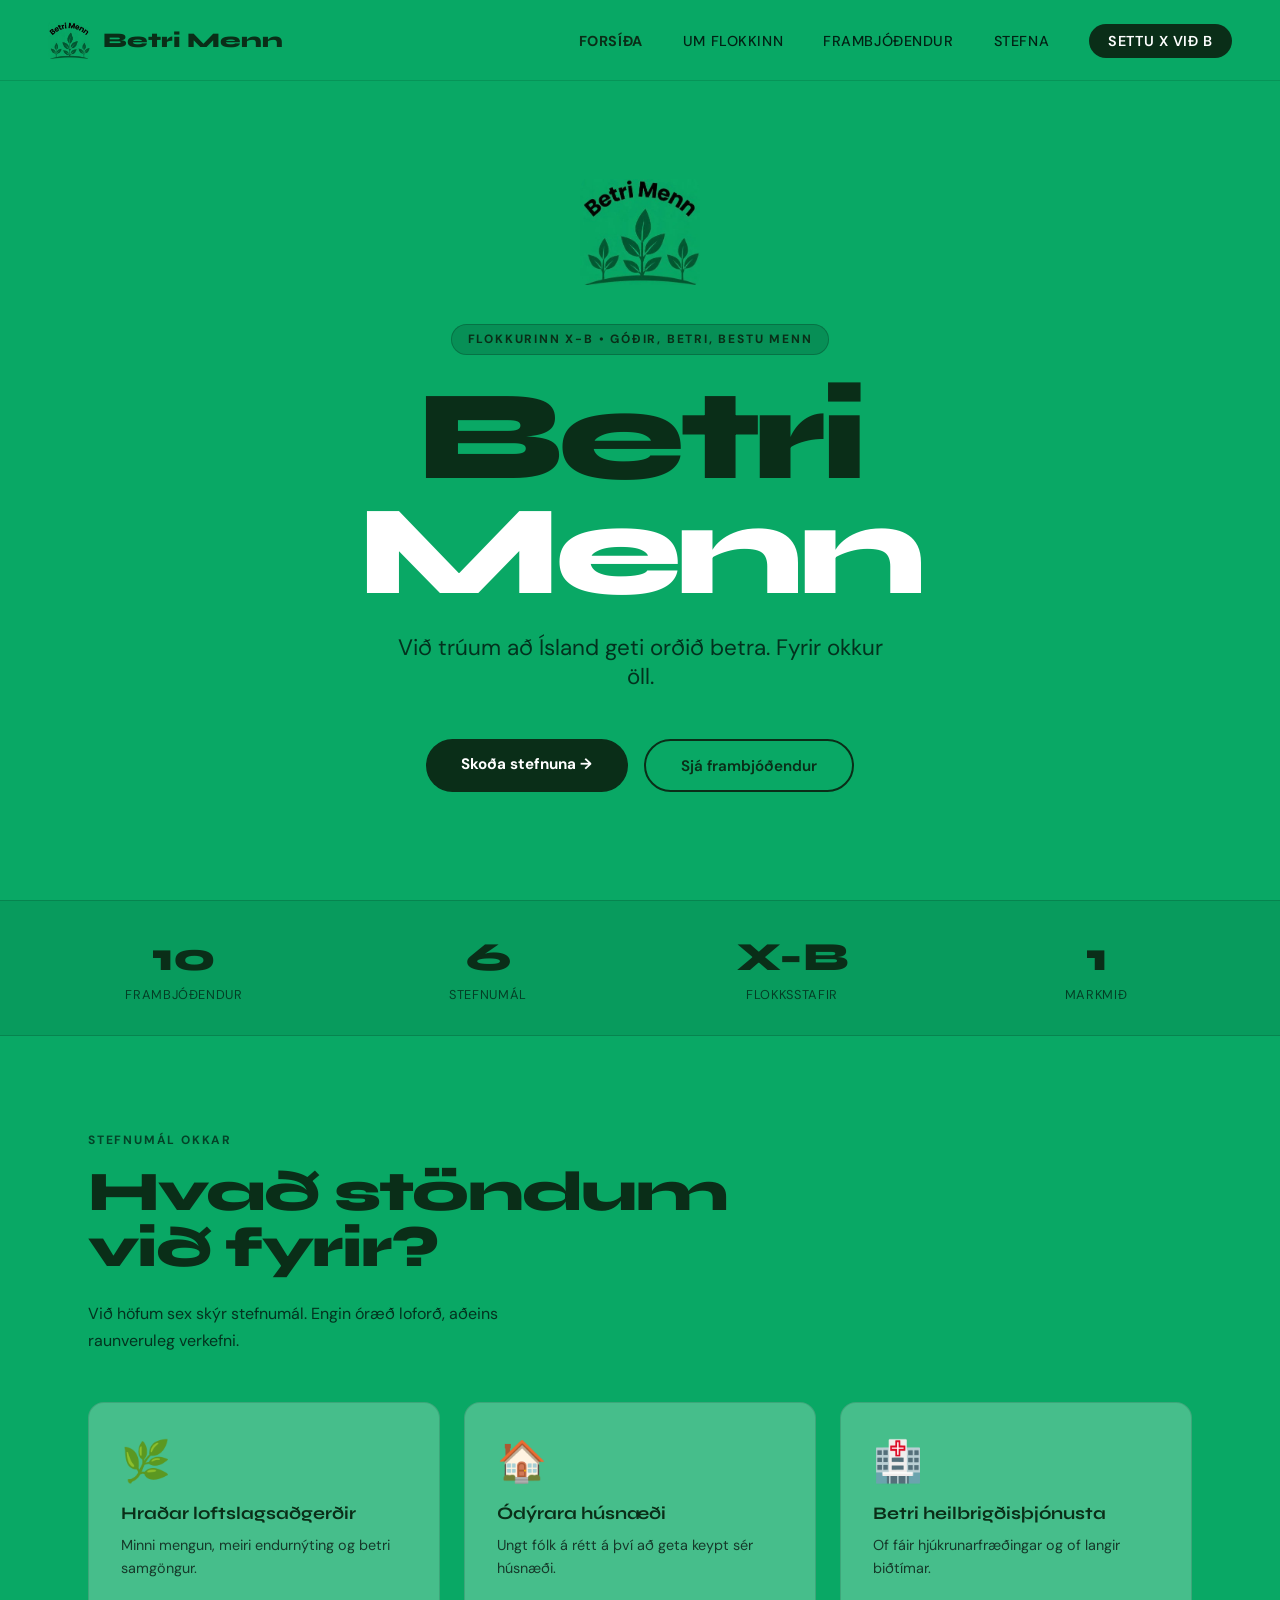
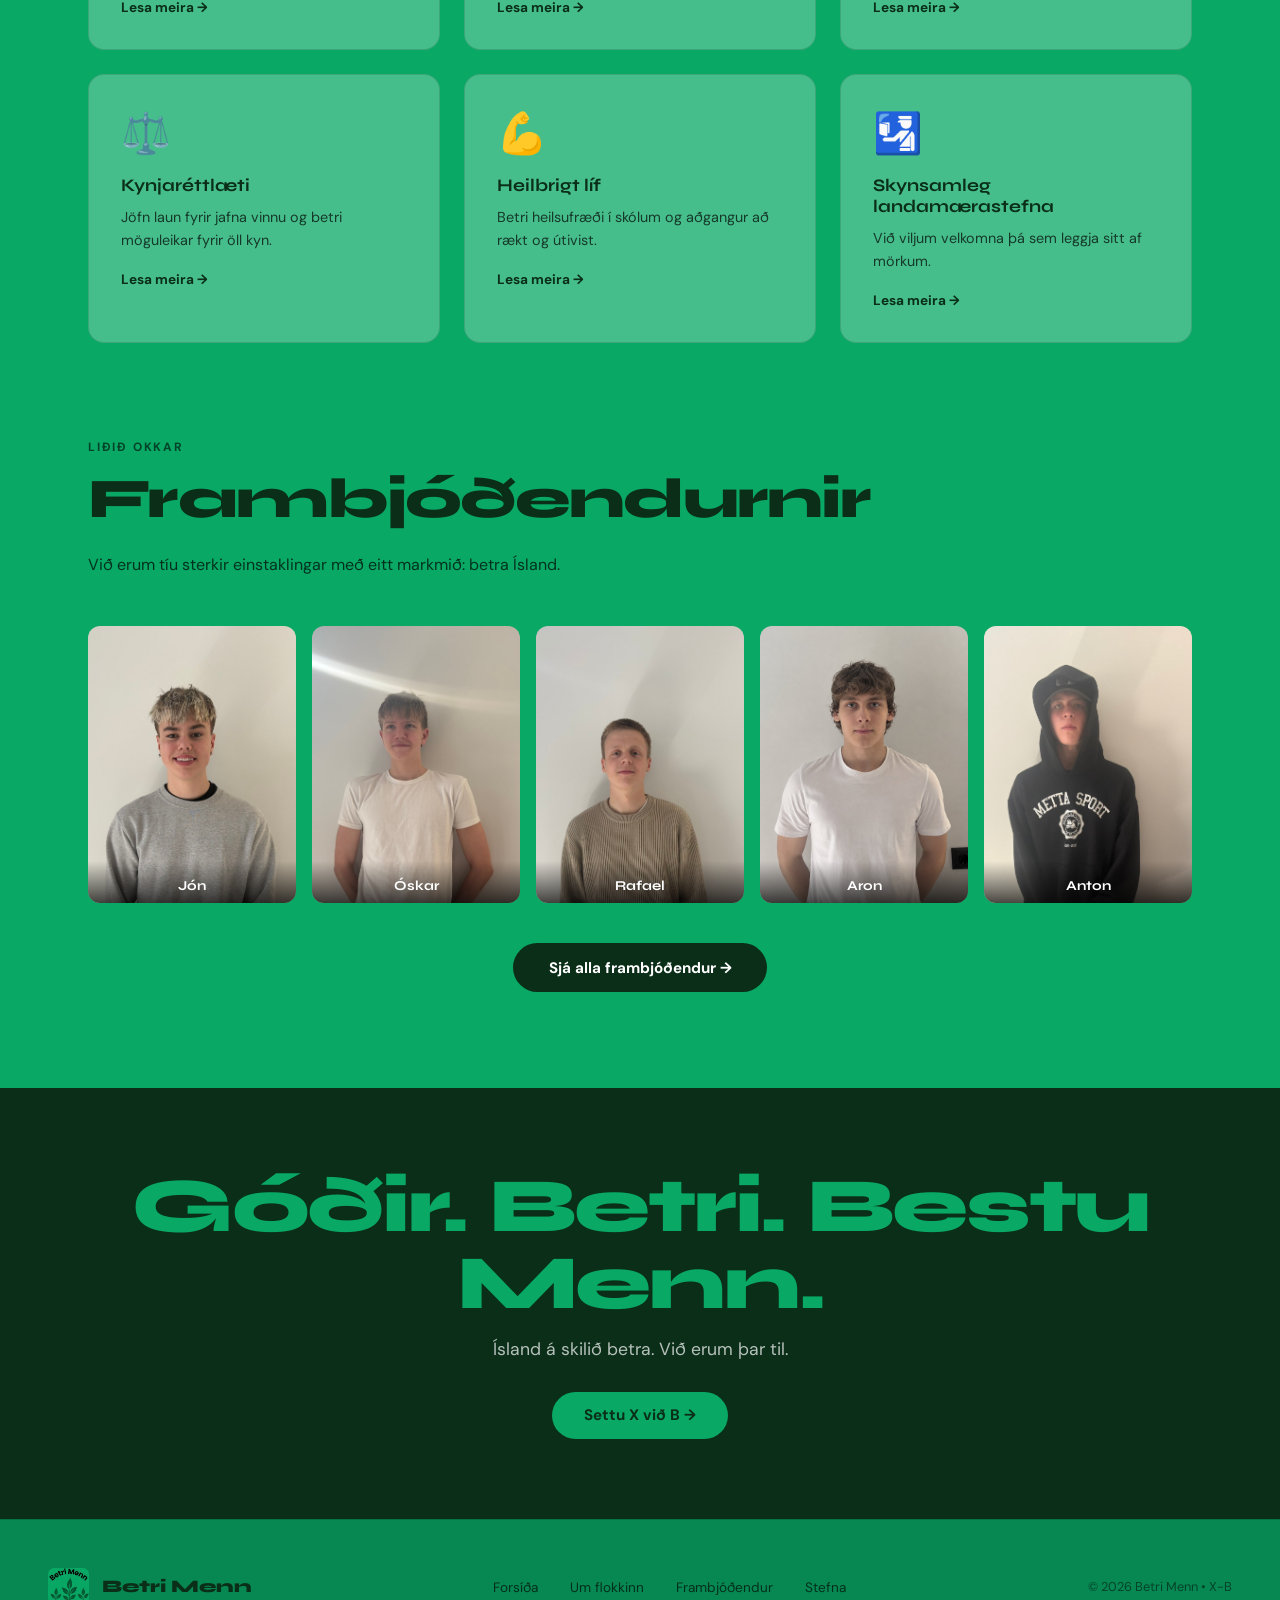
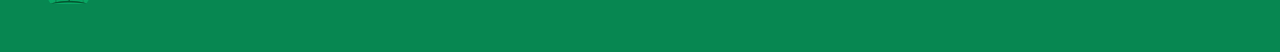
<file: index.html>
<!DOCTYPE html>
<html lang="is">
<head>
  <meta charset="UTF-8">
  <meta name="viewport" content="width=device-width, initial-scale=1.0">
  <title>Betri Menn</title>
  <link rel="stylesheet" href="shared.css">
  <style>
    .hero {
      min-height: 100vh;
      display: flex;
      flex-direction: column;
      align-items: center;
      justify-content: center;
      text-align: center;
      padding: 8rem 2rem 4rem;
    }

    .hero-logo {
      width: 120px;
      height: 120px;
      object-fit: contain;
      border-radius: 20px;
      margin-bottom: 2rem;
    }

    .hero-badge {
      display: inline-block;
      background: rgba(0,0,0,0.15);
      border: 1px solid rgba(0,0,0,0.2);
      color: #0a2e18;
      font-size: 0.75rem;
      font-weight: 700;
      letter-spacing: 0.15em;
      text-transform: uppercase;
      padding: 0.4rem 1rem;
      border-radius: 100px;
      margin-bottom: 1.5rem;
    }

    .hero h1 {
      font-family: 'Syne', sans-serif;
      font-weight: 800;
      font-size: clamp(3.5rem, 10vw, 8rem);
      line-height: 0.9;
      letter-spacing: -0.04em;
      margin-bottom: 1.5rem;
      color: #0a2e18;
    }

    .hero h1 .light {
      color: #ffffff;
    }

    .hero-tagline {
      font-size: clamp(1.1rem, 2.5vw, 1.4rem);
      color: rgba(0,0,0,0.7);
      margin-bottom: 3rem;
      max-width: 500px;
    }

    .hero-buttons {
      display: flex;
      gap: 1rem;
      flex-wrap: wrap;
      justify-content: center;
    }

    .stats-strip {
      border-top: 1px solid rgba(0,0,0,0.15);
      border-bottom: 1px solid rgba(0,0,0,0.15);
      padding: 2rem 3rem;
      display: grid;
      grid-template-columns: repeat(4, 1fr);
      gap: 2rem;
      background: rgba(0,0,0,0.08);
    }

    .stat-item { text-align: center; }
    .stat-number {
      font-family: 'Syne', sans-serif;
      font-weight: 800;
      font-size: 2.5rem;
      color: #0a2e18;
    }
    .stat-label {
      font-size: 0.8rem;
      color: rgba(0,0,0,0.6);
      letter-spacing: 0.05em;
      text-transform: uppercase;
      margin-top: 0.3rem;
    }

    .content-section {
      padding: 6rem 3rem;
      max-width: 1200px;
      margin: 0 auto;
    }

    .policy-grid {
      display: grid;
      grid-template-columns: repeat(3, 1fr);
      gap: 1.5rem;
      margin-top: 3rem;
    }

    .policy-card {
      background: rgba(255,255,255,0.25);
      border: 1px solid rgba(0,0,0,0.12);
      border-radius: 16px;
      padding: 2rem;
      text-decoration: none;
      color: #0a2e18;
      transition: all 0.3s;
    }

    .policy-card:hover {
      background: rgba(255,255,255,0.4);
      transform: translateY(-6px);
      box-shadow: 0 20px 50px rgba(0,0,0,0.15);
    }

    .policy-icon { font-size: 2.5rem; margin-bottom: 1rem; }
    .policy-card h3 {
      font-family: 'Syne', sans-serif;
      font-weight: 700;
      font-size: 1.1rem;
      margin-bottom: 0.6rem;
      color: #0a2e18;
    }
    .policy-card p {
      font-size: 0.9rem;
      color: rgba(0,0,0,0.7);
      line-height: 1.6;
    }
    .policy-card .arrow {
      display: inline-block;
      color: #0a2e18;
      font-size: 0.85rem;
      font-weight: 700;
      margin-top: 1.2rem;
    }

    .candidate-strip {
      display: grid;
      grid-template-columns: repeat(5, 1fr);
      gap: 1rem;
      margin-top: 3rem;
    }

    .candidate-thumb {
      aspect-ratio: 3/4;
      border-radius: 12px;
      overflow: hidden;
      position: relative;
      text-decoration: none;
      display: block;
      transition: transform 0.3s;
    }
    .candidate-thumb:hover { transform: translateY(-5px); }

    .candidate-thumb img {
      width: 100%; height: 100%;
      object-fit: cover; object-position: top;
    }

    .candidate-thumb-name {
      position: absolute;
      bottom: 0; left: 0; right: 0;
      padding: 1rem 0.5rem 0.6rem;
      background: linear-gradient(to top, rgba(0,0,0,0.7), transparent);
      text-align: center;
      font-family: 'Syne', sans-serif;
      font-weight: 700;
      font-size: 0.85rem;
      color: #fff;
    }

    .center-btn {
      text-align: center;
      margin-top: 2.5rem;
    }

    .slogan-banner {
      background: #0a2e18;
      padding: 5rem 3rem;
      text-align: center;
    }
    .slogan-text {
      font-family: 'Syne', sans-serif;
      font-weight: 800;
      font-size: clamp(2rem, 6vw, 5rem);
      color: #09a865;
      letter-spacing: -0.03em;
      line-height: 1;
    }
    .slogan-sub {
      font-size: 1.1rem;
      color: rgba(255,255,255,0.7);
      margin-top: 1rem;
    }
    .slogan-banner .btn-light { margin-top: 2rem; }

    @media (max-width: 768px) {
      .content-section { padding: 4rem 1.5rem; }
      .policy-grid { grid-template-columns: 1fr; }
      .stats-strip { grid-template-columns: repeat(2, 1fr); padding: 2rem 1.5rem; }
      .candidate-strip { grid-template-columns: repeat(3, 1fr); }
    }
  </style>
</head>
<body>

  <nav>
    <a href="index.html" class="nav-logo">
      <img src="logo.png" alt="Betri Menn">
      <span>Betri Menn</span>
    </a>
    <ul class="nav-links">
      <li><a href="index.html" class="active">Forsíða</a></li>
      <li><a href="um-flokkinn.html">Um flokkinn</a></li>
      <li><a href="frambjodendur.html">Frambjóðendur</a></li>
      <li><a href="stefna.html">Stefna</a></li>
      <li><a href="stefna.html" class="nav-cta">Settu X við B</a></li>
    </ul>
  </nav>

  <section class="hero">
    <img src="logo.png" class="hero-logo" alt="Betri Menn">
    <span class="hero-badge">Flokkurinn X-B &bull; Góðir, Betri, Bestu Menn</span>
    <h1>Betri<br><span class="light">Menn</span></h1>
    <p class="hero-tagline">Við trúum að Ísland geti orðið betra. Fyrir okkur öll.</p>
    <div class="hero-buttons">
      <a href="stefna.html" class="btn-primary">Skoða stefnuna →</a>
      <a href="frambjodendur.html" class="btn-secondary">Sjá frambjóðendur</a>
    </div>
  </section>

  <div class="stats-strip">
    <div class="stat-item"><div class="stat-number">10</div><div class="stat-label">Frambjóðendur</div></div>
    <div class="stat-item"><div class="stat-number">6</div><div class="stat-label">Stefnumál</div></div>
    <div class="stat-item"><div class="stat-number">X-B</div><div class="stat-label">Flokksstafir</div></div>
    <div class="stat-item"><div class="stat-number">1</div><div class="stat-label">Markmið</div></div>
  </div>

  <div class="content-section">
    <p class="section-label">Stefnumál okkar</p>
    <h2 class="section-title">Hvað stöndum<br>við fyrir?</h2>
    <p style="color:rgba(0,0,0,0.7); max-width:500px; line-height:1.7;">Við höfum sex skýr stefnumál. Engin óræð loforð, aðeins raunveruleg verkefni.</p>

    <div class="policy-grid">
      <a href="stefna.html#loftslag" class="policy-card">
        <div class="policy-icon">🌿</div>
        <h3>Hraðar loftslagsaðgerðir</h3>
        <p>Minni mengun, meiri endurnýting og betri samgöngur.</p>
        <span class="arrow">Lesa meira →</span>
      </a>
      <a href="stefna.html#husnaedi" class="policy-card">
        <div class="policy-icon">🏠</div>
        <h3>Ódýrara húsnæði</h3>
        <p>Ungt fólk á rétt á því að geta keypt sér húsnæði.</p>
        <span class="arrow">Lesa meira →</span>
      </a>
      <a href="stefna.html#heilbrigdi" class="policy-card">
        <div class="policy-icon">🏥</div>
        <h3>Betri heilbrigðisþjónusta</h3>
        <p>Of fáir hjúkrunarfræðingar og of langir biðtímar.</p>
        <span class="arrow">Lesa meira →</span>
      </a>
      <a href="stefna.html#kynjarettlaeti" class="policy-card">
        <div class="policy-icon">⚖️</div>
        <h3>Kynjaréttlæti</h3>
        <p>Jöfn laun fyrir jafna vinnu og betri möguleikar fyrir öll kyn.</p>
        <span class="arrow">Lesa meira →</span>
      </a>
      <a href="stefna.html#heilsa" class="policy-card">
        <div class="policy-icon">💪</div>
        <h3>Heilbrigt líf</h3>
        <p>Betri heilsufræði í skólum og aðgangur að rækt og útivist.</p>
        <span class="arrow">Lesa meira →</span>
      </a>
      <a href="stefna.html#landamaeri" class="policy-card">
        <div class="policy-icon">🛂</div>
        <h3>Skynsamleg landamærastefna</h3>
        <p>Við viljum velkomna þá sem leggja sitt af mörkum.</p>
        <span class="arrow">Lesa meira →</span>
      </a>
    </div>
  </div>

  <div class="content-section" style="padding-top:0">
    <p class="section-label">Liðið okkar</p>
    <h2 class="section-title">Frambjóðendurnir</h2>
    <p style="color:rgba(0,0,0,0.7); max-width:500px; line-height:1.7;">Við erum tíu sterkir einstaklingar með eitt markmið: betra Ísland.</p>

    <div class="candidate-strip">
      <a href="frambjodendur.html" class="candidate-thumb">
        <img src="jon.jpeg" alt="Jón">
        <div class="candidate-thumb-name">Jón</div>
      </a>
      <a href="frambjodendur.html" class="candidate-thumb">
        <img src="oskar.jpeg" alt="Óskar">
        <div class="candidate-thumb-name">Óskar</div>
      </a>
      <a href="frambjodendur.html" class="candidate-thumb">
        <img src="rafael.jpeg" alt="Rafael">
        <div class="candidate-thumb-name">Rafael</div>
      </a>
      <a href="frambjodendur.html" class="candidate-thumb">
        <img src="aron.jpeg" alt="Aron">
        <div class="candidate-thumb-name">Aron</div>
      </a>
      <a href="frambjodendur.html" class="candidate-thumb">
        <img src="anton.jpeg" alt="Anton">
        <div class="candidate-thumb-name">Anton</div>
      </a>
    </div>

    <div class="center-btn">
      <a href="frambjodendur.html" class="btn-primary">Sjá alla frambjóðendur →</a>
    </div>
  </div>

  <div class="slogan-banner">
    <div class="slogan-text">Góðir. Betri. Bestu Menn.</div>
    <p class="slogan-sub">Ísland á skilið betra. Við erum þar til.</p>
    <a href="stefna.html" class="btn-light">Settu X við B →</a>
  </div>

  <footer>
    <div class="footer-logo">
      <img src="logo.png" alt="Betri Menn">
      <span>Betri Menn</span>
    </div>
    <ul class="footer-links">
      <li><a href="index.html">Forsíða</a></li>
      <li><a href="um-flokkinn.html">Um flokkinn</a></li>
      <li><a href="frambjodendur.html">Frambjóðendur</a></li>
      <li><a href="stefna.html">Stefna</a></li>
    </ul>
    <p class="footer-copy">© 2026 Betri Menn &bull; X-B</p>
  </footer>

</body>
</html>
</file>
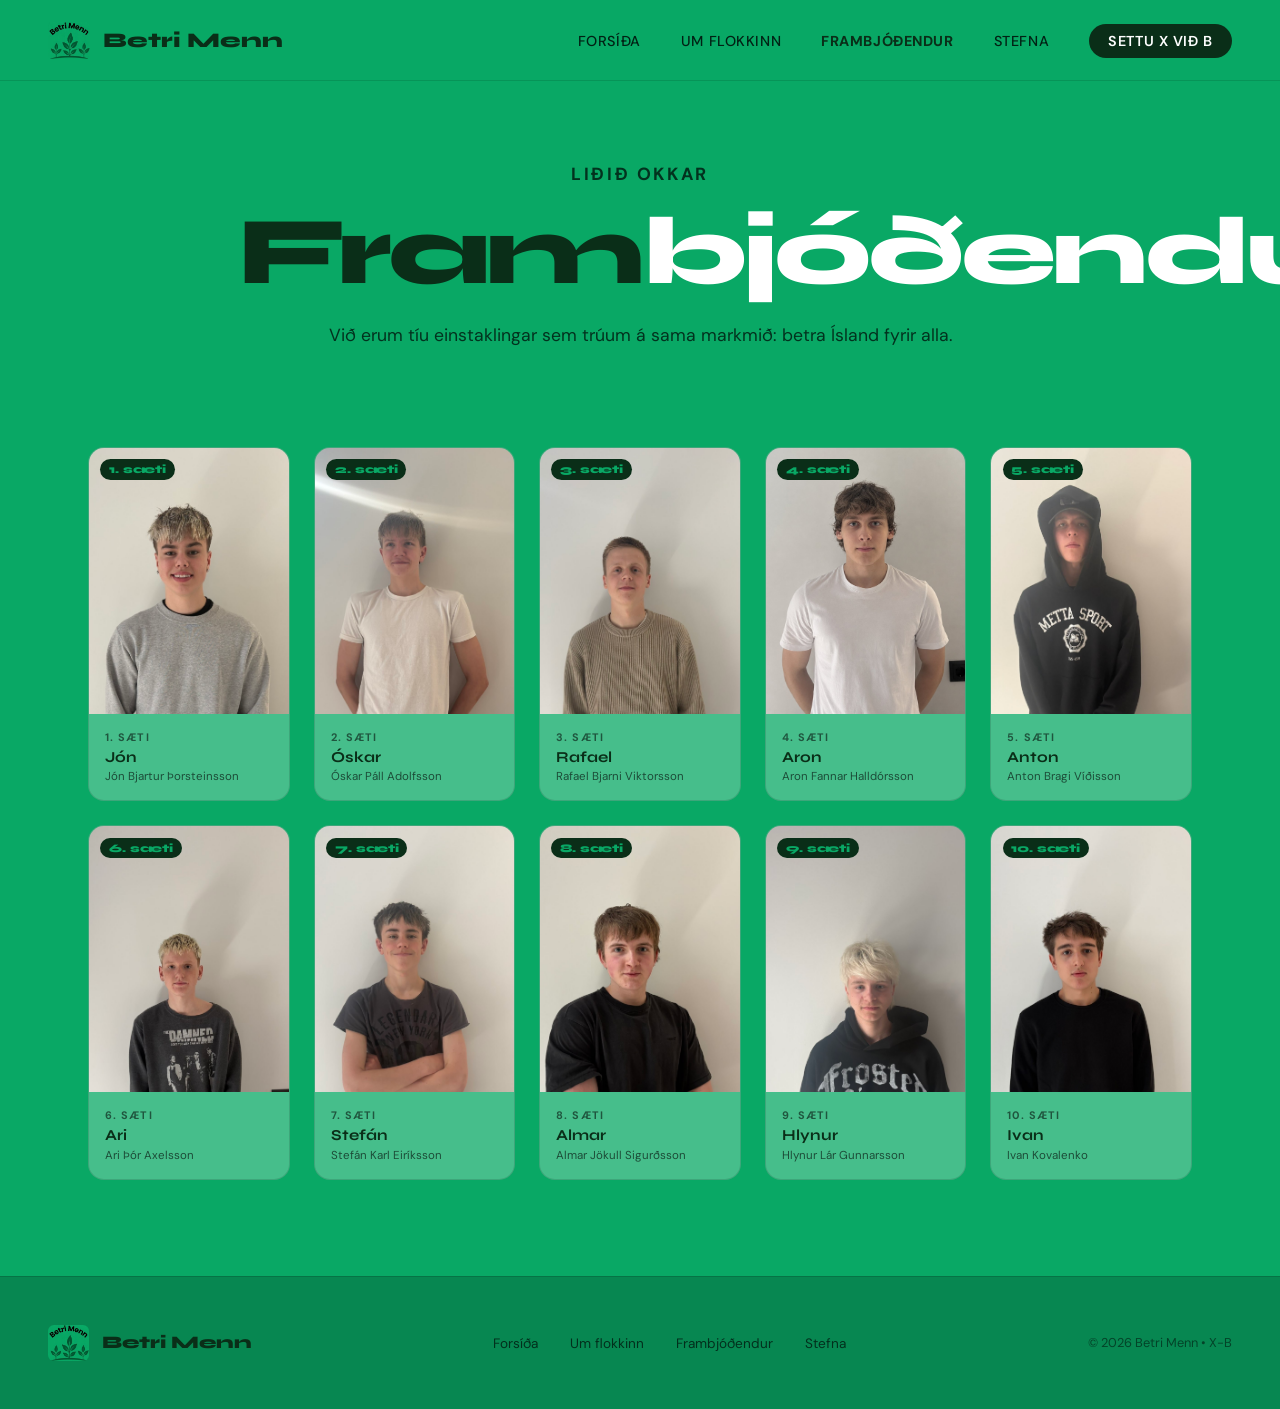
<file: frambjodendur.html>
<!DOCTYPE html>
<html lang="is">
<head>
  <meta charset="UTF-8">
  <meta name="viewport" content="width=device-width, initial-scale=1.0">
  <title>Frambjóðendur — Betri Menn</title>
  <link rel="stylesheet" href="shared.css">
  <style>
    .candidates-grid {
      max-width: 1200px;
      margin: 0 auto;
      padding: 2rem 3rem 6rem;
      display: grid;
      grid-template-columns: repeat(5, 1fr);
      gap: 1.5rem;
    }

    .candidate-card {
      background: rgba(255,255,255,0.25);
      border: 1px solid rgba(0,0,0,0.12);
      border-radius: 16px;
      overflow: hidden;
      transition: all 0.3s;
    }
    .candidate-card:hover {
      background: rgba(255,255,255,0.4);
      transform: translateY(-8px);
      box-shadow: 0 20px 50px rgba(0,0,0,0.15);
    }

    .candidate-img-wrap {
      aspect-ratio: 3/4;
      overflow: hidden;
      position: relative;
    }
    .candidate-img-wrap img {
      width: 100%; height: 100%;
      object-fit: cover; object-position: top;
    }

    .seat-badge {
      position: absolute;
      top: 0.7rem; left: 0.7rem;
      background: #0a2e18; color: #09a865;
      font-family: 'Syne', sans-serif; font-weight: 800;
      font-size: 0.72rem;
      padding: 0.2rem 0.55rem; border-radius: 100px;
    }

    .candidate-info { padding: 1rem; }
    .candidate-seat {
      font-size: 0.68rem; font-weight: 700;
      letter-spacing: 0.1em; text-transform: uppercase;
      color: rgba(0,0,0,0.55); margin-bottom: 0.25rem;
    }
    .candidate-name {
      font-family: 'Syne', sans-serif; font-weight: 700;
      font-size: 0.95rem; color: #0a2e18;
    }
    .candidate-fullname {
      font-size: 0.72rem; color: rgba(0,0,0,0.6);
      margin-top: 0.2rem;
    }

    @media (max-width: 1024px) { .candidates-grid { grid-template-columns: repeat(3, 1fr); } }
    @media (max-width: 768px) {
      .candidates-grid { grid-template-columns: repeat(2, 1fr); padding: 2rem 1.5rem 4rem; gap: 1rem; }
    }
  </style>
</head>
<body>

  <nav>
    <a href="index.html" class="nav-logo">
      <img src="logo.png" alt="Betri Menn">
      <span>Betri Menn</span>
    </a>
    <ul class="nav-links">
      <li><a href="index.html">Forsíða</a></li>
      <li><a href="um-flokkinn.html">Um flokkinn</a></li>
      <li><a href="frambjodendur.html" class="active">Frambjóðendur</a></li>
      <li><a href="stefna.html">Stefna</a></li>
      <li><a href="stefna.html" class="nav-cta">Settu X við B</a></li>
    </ul>
  </nav>

  <div class="page-hero">
    <p class="section-label">Liðið okkar</p>
    <h1>Fram<span style="color:#ffffff">bjóðendur</span></h1>
    <p>Við erum tíu einstaklingar sem trúum á sama markmið: betra Ísland fyrir alla.</p>
  </div>

  <div class="candidates-grid">

    <div class="candidate-card">
      <div class="candidate-img-wrap">
        <img src="jon.jpeg" alt="Jón">
        <span class="seat-badge">1. sæti</span>
      </div>
      <div class="candidate-info">
        <div class="candidate-seat">1. sæti</div>
        <div class="candidate-name">Jón</div>
        <div class="candidate-fullname">Jón Bjartur Þorsteinsson</div>
      </div>
    </div>

    <div class="candidate-card">
      <div class="candidate-img-wrap">
        <img src="oskar.jpeg" alt="Óskar">
        <span class="seat-badge">2. sæti</span>
      </div>
      <div class="candidate-info">
        <div class="candidate-seat">2. sæti</div>
        <div class="candidate-name">Óskar</div>
        <div class="candidate-fullname">Óskar Páll Adolfsson</div>
      </div>
    </div>

    <div class="candidate-card">
      <div class="candidate-img-wrap">
        <img src="rafael.jpeg" alt="Rafael">
        <span class="seat-badge">3. sæti</span>
      </div>
      <div class="candidate-info">
        <div class="candidate-seat">3. sæti</div>
        <div class="candidate-name">Rafael</div>
        <div class="candidate-fullname">Rafael Bjarni Viktorsson</div>
      </div>
    </div>

    <div class="candidate-card">
      <div class="candidate-img-wrap">
        <img src="aron.jpeg" alt="Aron">
        <span class="seat-badge">4. sæti</span>
      </div>
      <div class="candidate-info">
        <div class="candidate-seat">4. sæti</div>
        <div class="candidate-name">Aron</div>
        <div class="candidate-fullname">Aron Fannar Halldórsson</div>
      </div>
    </div>

    <div class="candidate-card">
      <div class="candidate-img-wrap">
        <img src="anton.jpeg" alt="Anton">
        <span class="seat-badge">5. sæti</span>
      </div>
      <div class="candidate-info">
        <div class="candidate-seat">5. sæti</div>
        <div class="candidate-name">Anton</div>
        <div class="candidate-fullname">Anton Bragi Víðisson</div>
      </div>
    </div>

    <div class="candidate-card">
      <div class="candidate-img-wrap">
        <img src="ari.jpeg" alt="Ari">
        <span class="seat-badge">6. sæti</span>
      </div>
      <div class="candidate-info">
        <div class="candidate-seat">6. sæti</div>
        <div class="candidate-name">Ari</div>
        <div class="candidate-fullname">Ari Þór Axelsson</div>
      </div>
    </div>

    <div class="candidate-card">
      <div class="candidate-img-wrap">
        <img src="stefan.jpeg" alt="Stefán">
        <span class="seat-badge">7. sæti</span>
      </div>
      <div class="candidate-info">
        <div class="candidate-seat">7. sæti</div>
        <div class="candidate-name">Stefán</div>
        <div class="candidate-fullname">Stefán Karl Eiríksson</div>
      </div>
    </div>

    <div class="candidate-card">
      <div class="candidate-img-wrap">
        <img src="almar.jpeg" alt="Almar">
        <span class="seat-badge">8. sæti</span>
      </div>
      <div class="candidate-info">
        <div class="candidate-seat">8. sæti</div>
        <div class="candidate-name">Almar</div>
        <div class="candidate-fullname">Almar Jökull Sigurðsson</div>
      </div>
    </div>

    <div class="candidate-card">
      <div class="candidate-img-wrap">
        <img src="hlynur.jpeg" alt="Hlynur">
        <span class="seat-badge">9. sæti</span>
      </div>
      <div class="candidate-info">
        <div class="candidate-seat">9. sæti</div>
        <div class="candidate-name">Hlynur</div>
        <div class="candidate-fullname">Hlynur Lár Gunnarsson</div>
      </div>
    </div>

    <div class="candidate-card">
      <div class="candidate-img-wrap">
        <img src="ivan.jpeg" alt="Ivan">
        <span class="seat-badge">10. sæti</span>
      </div>
      <div class="candidate-info">
        <div class="candidate-seat">10. sæti</div>
        <div class="candidate-name">Ivan</div>
        <div class="candidate-fullname">Ivan Kovalenko</div>
      </div>
    </div>

  </div>

  <footer>
    <div class="footer-logo">
      <img src="logo.png" alt="Betri Menn">
      <span>Betri Menn</span>
    </div>
    <ul class="footer-links">
      <li><a href="index.html">Forsíða</a></li>
      <li><a href="um-flokkinn.html">Um flokkinn</a></li>
      <li><a href="frambjodendur.html">Frambjóðendur</a></li>
      <li><a href="stefna.html">Stefna</a></li>
    </ul>
    <p class="footer-copy">© 2026 Betri Menn &bull; X-B</p>
  </footer>

</body>
</html>
</file>
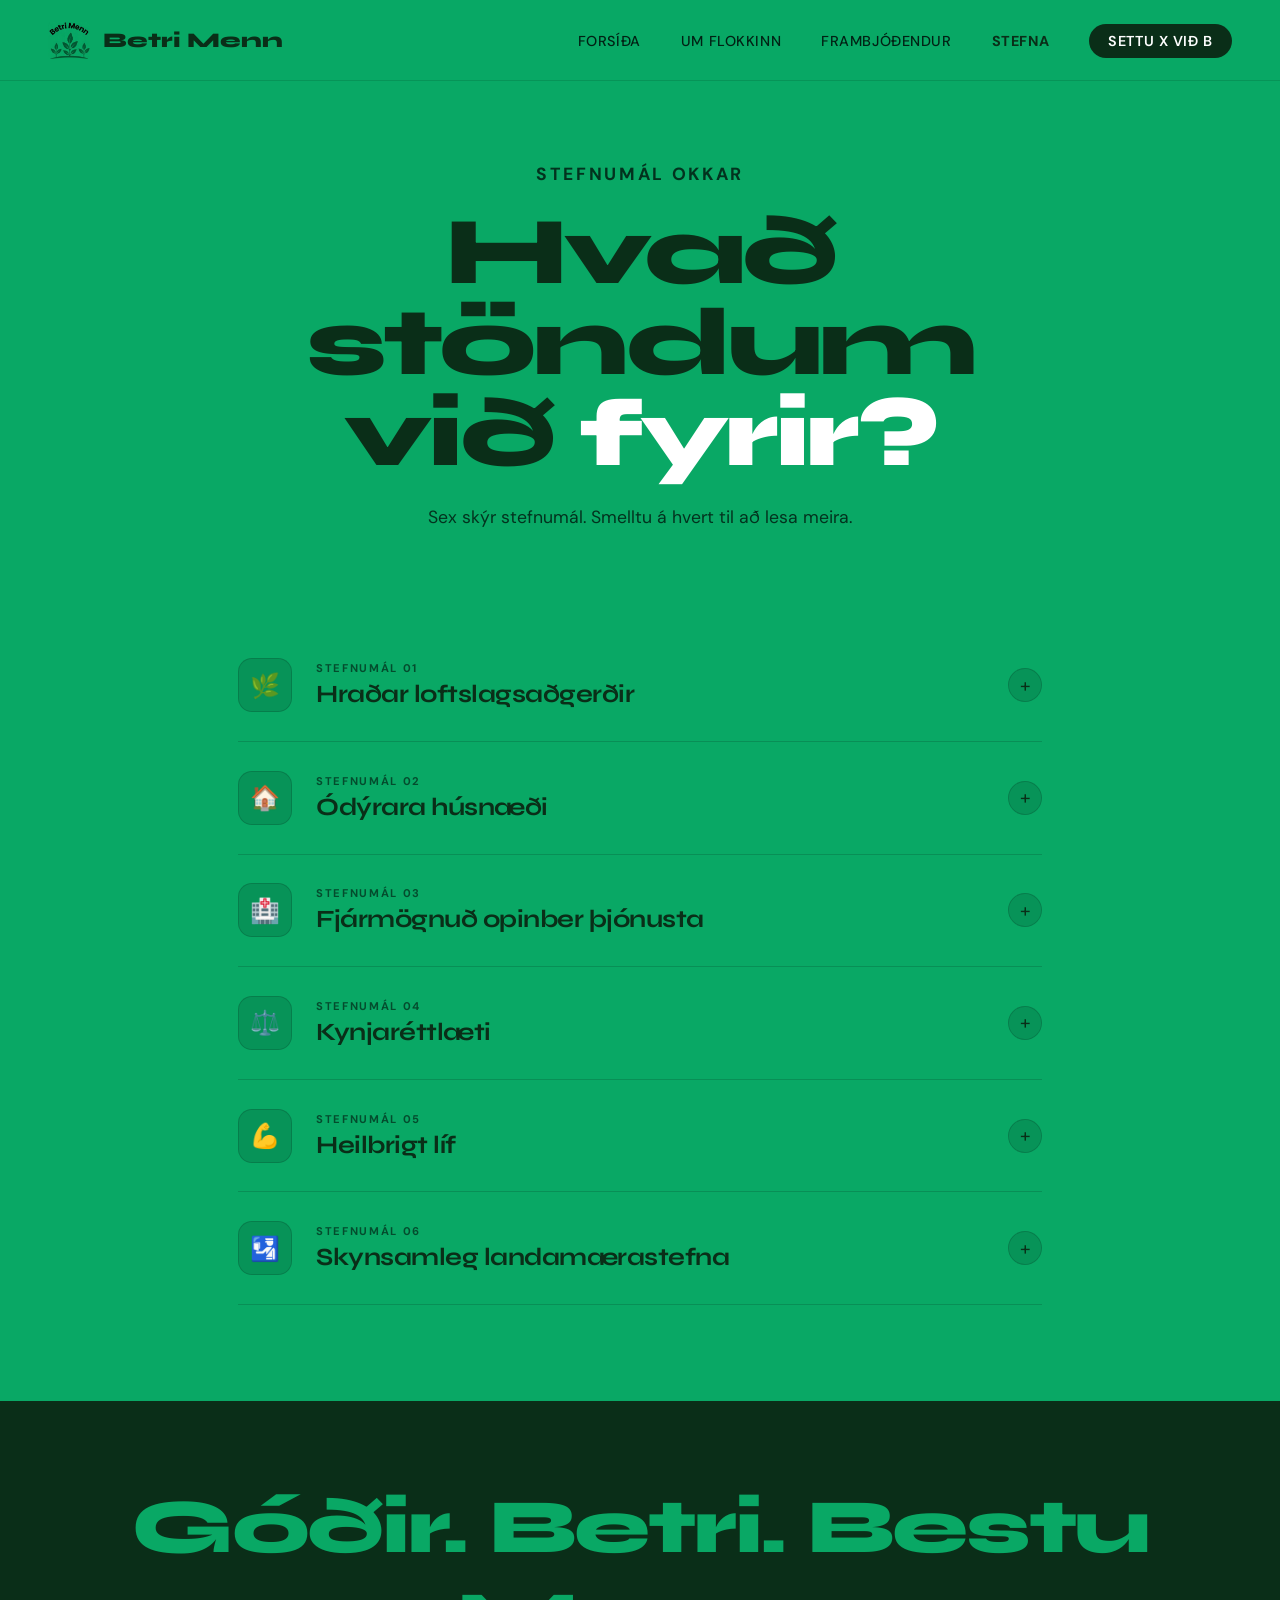
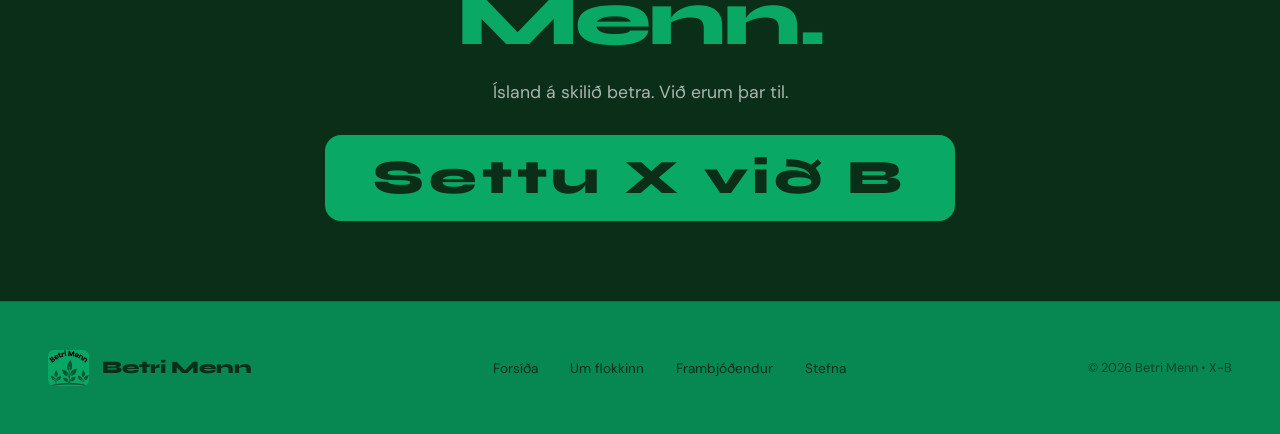
<file: stefna.html>
<!DOCTYPE html>
<html lang="is">
<head>
  <meta charset="UTF-8">
  <meta name="viewport" content="width=device-width, initial-scale=1.0">
  <title>Stefna — Betri Menn</title>
  <link rel="stylesheet" href="shared.css">
  <style>
    .policies-container {
      max-width: 900px;
      margin: 0 auto;
      padding: 2rem 3rem 6rem;
    }

    .policy-item {
      border-bottom: 1px solid rgba(0,0,0,0.15);
    }

    .policy-header {
      display: flex; align-items: center; gap: 1.5rem;
      padding: 1.8rem 0;
      cursor: pointer; user-select: none;
    }

    .policy-icon-box {
      width: 54px; height: 54px;
      background: rgba(0,0,0,0.12);
      border: 1px solid rgba(0,0,0,0.15);
      border-radius: 14px;
      display: flex; align-items: center; justify-content: center;
      font-size: 1.5rem; flex-shrink: 0;
    }
    .policy-item.open .policy-icon-box { background: rgba(0,0,0,0.2); }

    .policy-header-text { flex: 1; }
    .policy-number {
      font-size: 0.7rem; font-weight: 700;
      letter-spacing: 0.15em; text-transform: uppercase;
      color: rgba(0,0,0,0.55); margin-bottom: 0.25rem;
    }
    .policy-header-title {
      font-family: 'Syne', sans-serif; font-weight: 700;
      font-size: clamp(1.1rem, 2.5vw, 1.55rem);
      letter-spacing: -0.02em; color: #0a2e18;
    }

    .policy-toggle {
      width: 34px; height: 34px;
      background: rgba(0,0,0,0.12);
      border: 1px solid rgba(0,0,0,0.15);
      border-radius: 50%;
      display: flex; align-items: center; justify-content: center;
      color: #0a2e18; font-size: 1.2rem; flex-shrink: 0;
      transition: all 0.3s;
    }
    .policy-item.open .policy-toggle {
      background: #0a2e18; color: #09a865;
      transform: rotate(45deg);
    }

    .policy-body {
      max-height: 0; overflow: hidden;
      transition: max-height 0.5s ease;
    }
    .policy-item.open .policy-body { max-height: 700px; }

    .policy-body-inner {
      padding: 0 0 2rem 70px;
      color: rgba(0,0,0,0.8);
      font-size: 1rem; line-height: 1.8;
    }
    .policy-body-inner p + p { margin-top: 1rem; }
    .policy-body-inner strong { color: #0a2e18; font-weight: 700; }

    .policy-points { margin-top: 1.2rem; display: flex; flex-direction: column; gap: 0.5rem; }
    .policy-point { display: flex; align-items: flex-start; gap: 0.8rem; font-size: 0.95rem; }
    .policy-point::before { content: '→'; color: #0a2e18; flex-shrink: 0; font-weight: 700; }

    .vote-banner {
      background: #0a2e18;
      padding: 5rem 3rem; text-align: center;
    }
    .vote-banner h2 {
      font-family: 'Syne', sans-serif; font-weight: 800;
      font-size: clamp(2.5rem, 6vw, 5rem);
      color: #09a865; letter-spacing: -0.03em;
    }
    .vote-banner p { color: rgba(255,255,255,0.65); margin-top: 1rem; font-size: 1.1rem; }
    .vote-banner .xbadge {
      display: inline-block;
      background: #09a865; color: #0a2e18;
      font-family: 'Syne', sans-serif; font-weight: 800;
      font-size: clamp(1.5rem, 4vw, 3rem);
      padding: 0.9rem 3rem; border-radius: 16px;
      margin-top: 2rem; letter-spacing: 0.1em;
    }

    @media (max-width: 768px) {
      .policies-container { padding-left: 1.5rem; padding-right: 1.5rem; }
      .policy-body-inner { padding-left: 0; }
    }
  </style>
</head>
<body>

  <nav>
    <a href="index.html" class="nav-logo">
      <img src="logo.png" alt="Betri Menn">
      <span>Betri Menn</span>
    </a>
    <ul class="nav-links">
      <li><a href="index.html">Forsíða</a></li>
      <li><a href="um-flokkinn.html">Um flokkinn</a></li>
      <li><a href="frambjodendur.html">Frambjóðendur</a></li>
      <li><a href="stefna.html" class="active">Stefna</a></li>
      <li><a href="stefna.html" class="nav-cta">Settu X við B</a></li>
    </ul>
  </nav>

  <div class="page-hero">
    <p class="section-label">Stefnumál okkar</p>
    <h1>Hvað stöndum<br>við <span style="color:#ffffff">fyrir?</span></h1>
    <p>Sex skýr stefnumál. Smelltu á hvert til að lesa meira.</p>
  </div>

  <div class="policies-container">

    <div class="policy-item" id="loftslag">
      <div class="policy-header" onclick="togglePolicy(this)">
        <div class="policy-icon-box">🌿</div>
        <div class="policy-header-text">
          <div class="policy-number">Stefnumál 01</div>
          <div class="policy-header-title">Hraðar loftslagsaðgerðir</div>
        </div>
        <div class="policy-toggle">+</div>
      </div>
      <div class="policy-body">
        <div class="policy-body-inner">
          <p>Við viljum byrja sterka stefnu á hröðum loftslagsaðgerðum. Þetta er stórt verkefni sem allir þurfa að taka þátt í.</p>
          <div class="policy-points">
            <div class="policy-point">Bílamál og samgöngur með minni kolefnissporinu</div>
            <div class="policy-point">Meiri endurnýting á öllum sviðum</div>
            <div class="policy-point">Minni matarsóun í heimilum og fyrirtækjum</div>
            <div class="policy-point">Meiri notkun á grænni orku</div>
            <div class="policy-point">Vernda náttúruna og halda Íslandi hreinu og fallegu</div>
          </div>
        </div>
      </div>
    </div>

    <div class="policy-item" id="husnaedi">
      <div class="policy-header" onclick="togglePolicy(this)">
        <div class="policy-icon-box">🏠</div>
        <div class="policy-header-text">
          <div class="policy-number">Stefnumál 02</div>
          <div class="policy-header-title">Ódýrara húsnæði</div>
        </div>
        <div class="policy-toggle">+</div>
      </div>
      <div class="policy-body">
        <div class="policy-body-inner">
          <p>Mikið af ungu fólki getur ómögulega keypt sér hús vegna þess að fjárfestir kaupa mörg hús og verð hafa hækkað gríðarlega.</p>
          <div class="policy-points">
            <div class="policy-point">Takmarka kaup fjárfesta á íbúðum</div>
            <div class="policy-point">Styðja við uppbyggingu á fleiri íbúðum</div>
            <div class="policy-point">Gera það auðveldara fyrir ungt fólk að komast inn á húsnæðismarkaðinn</div>
          </div>
        </div>
      </div>
    </div>

    <div class="policy-item" id="heilbrigdi">
      <div class="policy-header" onclick="togglePolicy(this)">
        <div class="policy-icon-box">🏥</div>
        <div class="policy-header-text">
          <div class="policy-number">Stefnumál 03</div>
          <div class="policy-header-title">Fjármögnuð opinber þjónusta</div>
        </div>
        <div class="policy-toggle">+</div>
      </div>
      <div class="policy-body">
        <div class="policy-body-inner">
          <p>Okkur finnst heilbrigðisþjónustan á Íslandi vera óásættanleg. Of fáir hjúkrunarfræðingar, erfitt að komast til læknis og biðtímar eru gríðalega langir.</p>
          <div class="policy-points">
            <div class="policy-point">Ráða fleiri hjúkrunarfræðinga og heilbrigðisstarfsfólk</div>
            <div class="policy-point">Styttri biðtímar hjá læknum</div>
            <div class="policy-point">Almennilega fjármögnun opinberrar þjónustu</div>
          </div>
        </div>
      </div>
    </div>

    <div class="policy-item" id="kynjarettlaeti">
      <div class="policy-header" onclick="togglePolicy(this)">
        <div class="policy-icon-box">⚖️</div>
        <div class="policy-header-text">
          <div class="policy-number">Stefnumál 04</div>
          <div class="policy-header-title">Kynjaréttlæti</div>
        </div>
        <div class="policy-toggle">+</div>
      </div>
      <div class="policy-body">
        <div class="policy-body-inner">
          <p>Við viljum jafna út kynréttindi enn frekar. Vandamálið er ekki starfið sjálft heldur atvinnumöguleikar og laun.</p>
          <div class="policy-points">
            <div class="policy-point">Jöfn laun fyrir jafna vinnu</div>
            <div class="policy-point">Jafnir atvinnumöguleikar fyrir öll kyn</div>
            <div class="policy-point">Foreldrar fá að ráða hvernig þeir skipta fæðingarorlofi</div>
            <div class="policy-point">Engar þvingaðar reglur sem skaða fjárhag fjölskyldna</div>
          </div>
        </div>
      </div>
    </div>

    <div class="policy-item" id="heilsa">
      <div class="policy-header" onclick="togglePolicy(this)">
        <div class="policy-icon-box">💪</div>
        <div class="policy-header-text">
          <div class="policy-number">Stefnumál 05</div>
          <div class="policy-header-title">Heilbrigt líf</div>
        </div>
        <div class="policy-toggle">+</div>
      </div>
      <div class="policy-body">
        <div class="policy-body-inner">
          <p>Heilsa er lykilinn að góðu lífi. Það þarf að fræða krakka meira um heilsu vegna þess að margir borða bara rusl og hreyfa sig ekki.</p>
          <div class="policy-points">
            <div class="policy-point">Betri heilsufræðsla í skólum</div>
            <div class="policy-point">Auðveldari aðgangur að rækt og sundlaugum</div>
            <div class="policy-point">Stuðningur við útivist og náttúrutengingu</div>
          </div>
        </div>
      </div>
    </div>

    <div class="policy-item" id="landamaeri">
      <div class="policy-header" onclick="togglePolicy(this)">
        <div class="policy-icon-box">🛂</div>
        <div class="policy-header-text">
          <div class="policy-number">Stefnumál 06</div>
          <div class="policy-header-title">Skynsamleg landamærastefna</div>
        </div>
        <div class="policy-toggle">+</div>
      </div>
      <div class="policy-body">
        <div class="policy-body-inner">
          <p>Við megum ekki bara hleypa hverjum sem er í landið. Við þurfum stjórn á landamærum.</p>
          <p><strong>Aftur á móti</strong> eru löglegir innflytjendur rosalega mikilvægir fyrir Ísland. Stór hluti starfsmanna á sjúkrahúsum er útlendingar og þeir hafa hjálpað Íslandi gríðarlega að þróast.</p>
          <div class="policy-points">
            <div class="policy-point">Stjórnað landamæraferli með skýrum reglum</div>
            <div class="policy-point">Velkomna þá sem leggja sitt að mörkum og borga skatta</div>
            <div class="policy-point">Ganga úr skugga um að kerfin okkar séu ekki ofhlaðin</div>
          </div>
        </div>
      </div>
    </div>

  </div>

  <div class="vote-banner">
    <h2>Góðir. Betri. Bestu Menn.</h2>
    <p>Ísland á skilið betra. Við erum þar til.</p>
    <div class="xbadge">Settu X við B</div>
  </div>

  <footer>
    <div class="footer-logo">
      <img src="logo.png" alt="Betri Menn">
      <span>Betri Menn</span>
    </div>
    <ul class="footer-links">
      <li><a href="index.html">Forsíða</a></li>
      <li><a href="um-flokkinn.html">Um flokkinn</a></li>
      <li><a href="frambjodendur.html">Frambjóðendur</a></li>
      <li><a href="stefna.html">Stefna</a></li>
    </ul>
    <p class="footer-copy">© 2026 Betri Menn &bull; X-B</p>
  </footer>

  <script>
    function togglePolicy(header) {
      const item = header.closest('.policy-item');
      const isOpen = item.classList.contains('open');
      document.querySelectorAll('.policy-item.open').forEach(el => el.classList.remove('open'));
      if (!isOpen) item.classList.add('open');
    }

    if (window.location.hash) {
      const target = document.querySelector(window.location.hash);
      if (target) {
        setTimeout(() => {
          target.classList.add('open');
          target.scrollIntoView({ behavior: 'smooth', block: 'center' });
        }, 300);
      }
    }
  </script>

</body>
</html>
</file>
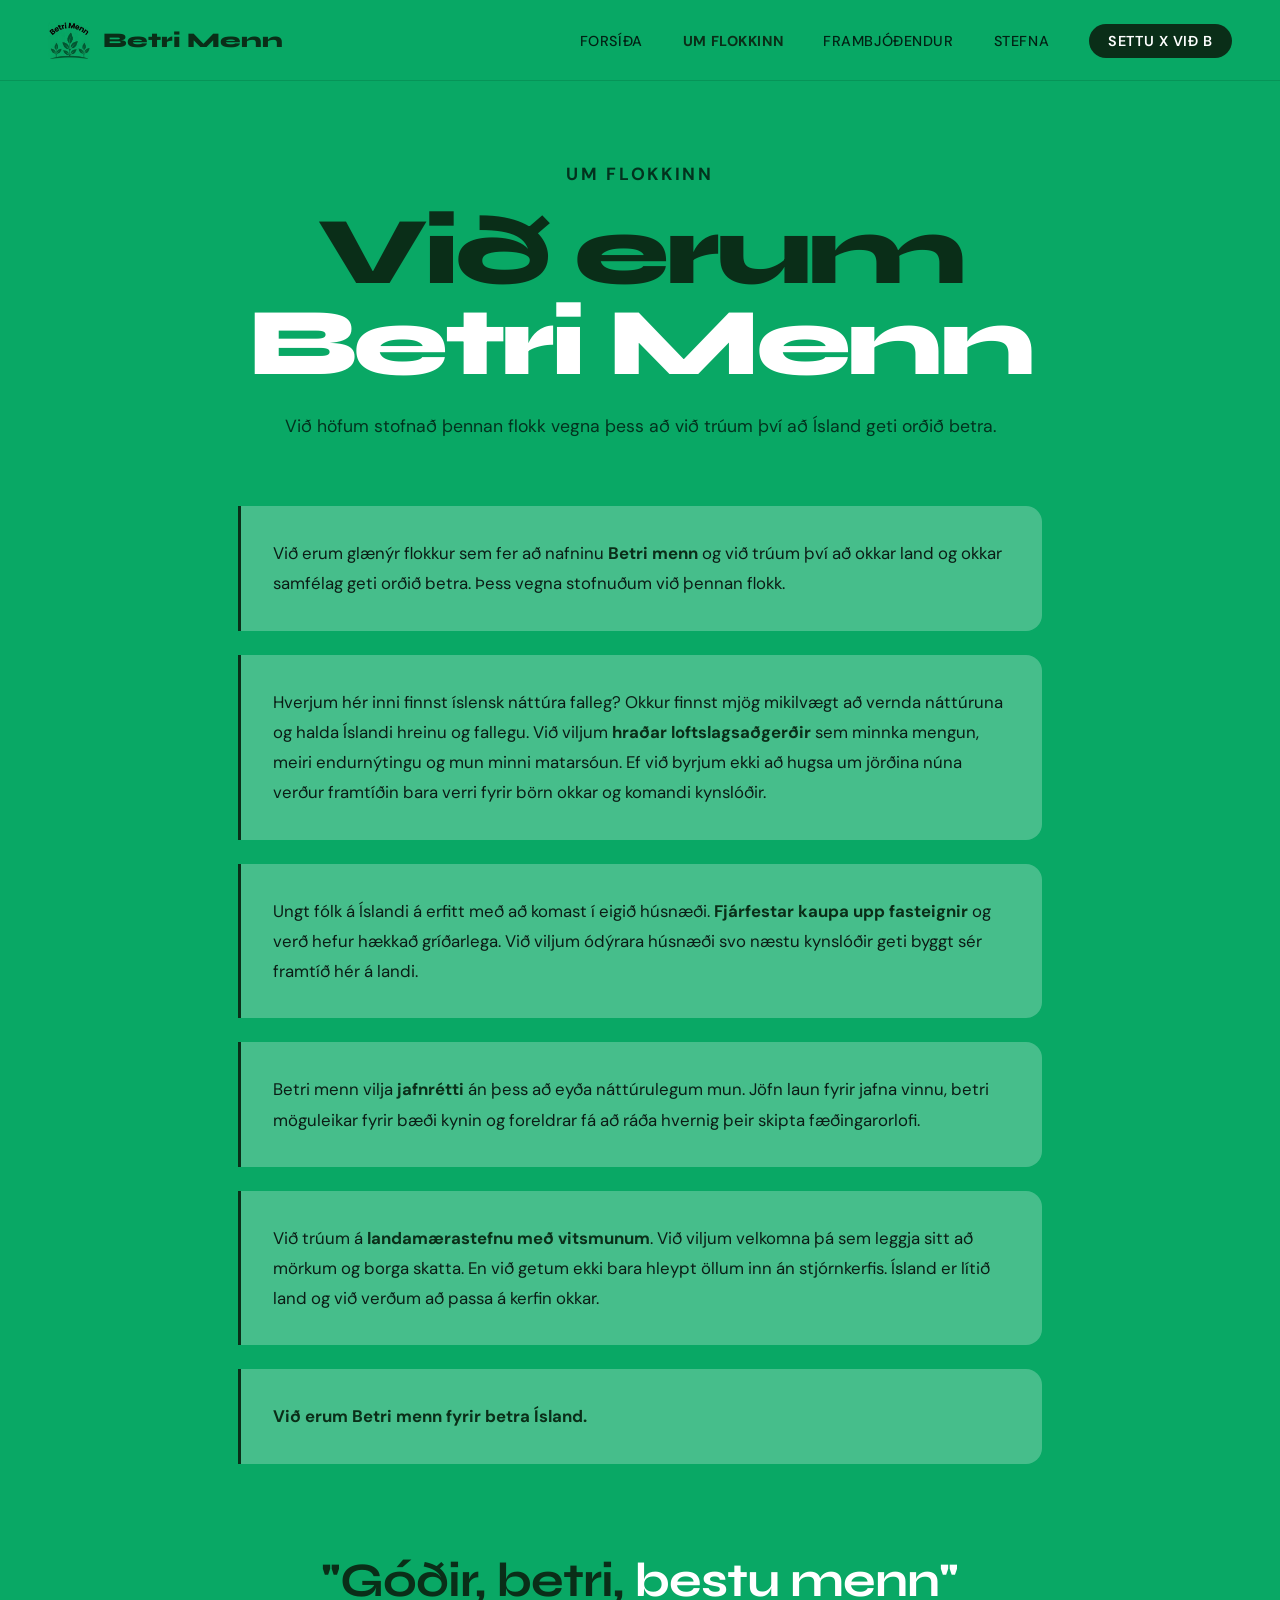
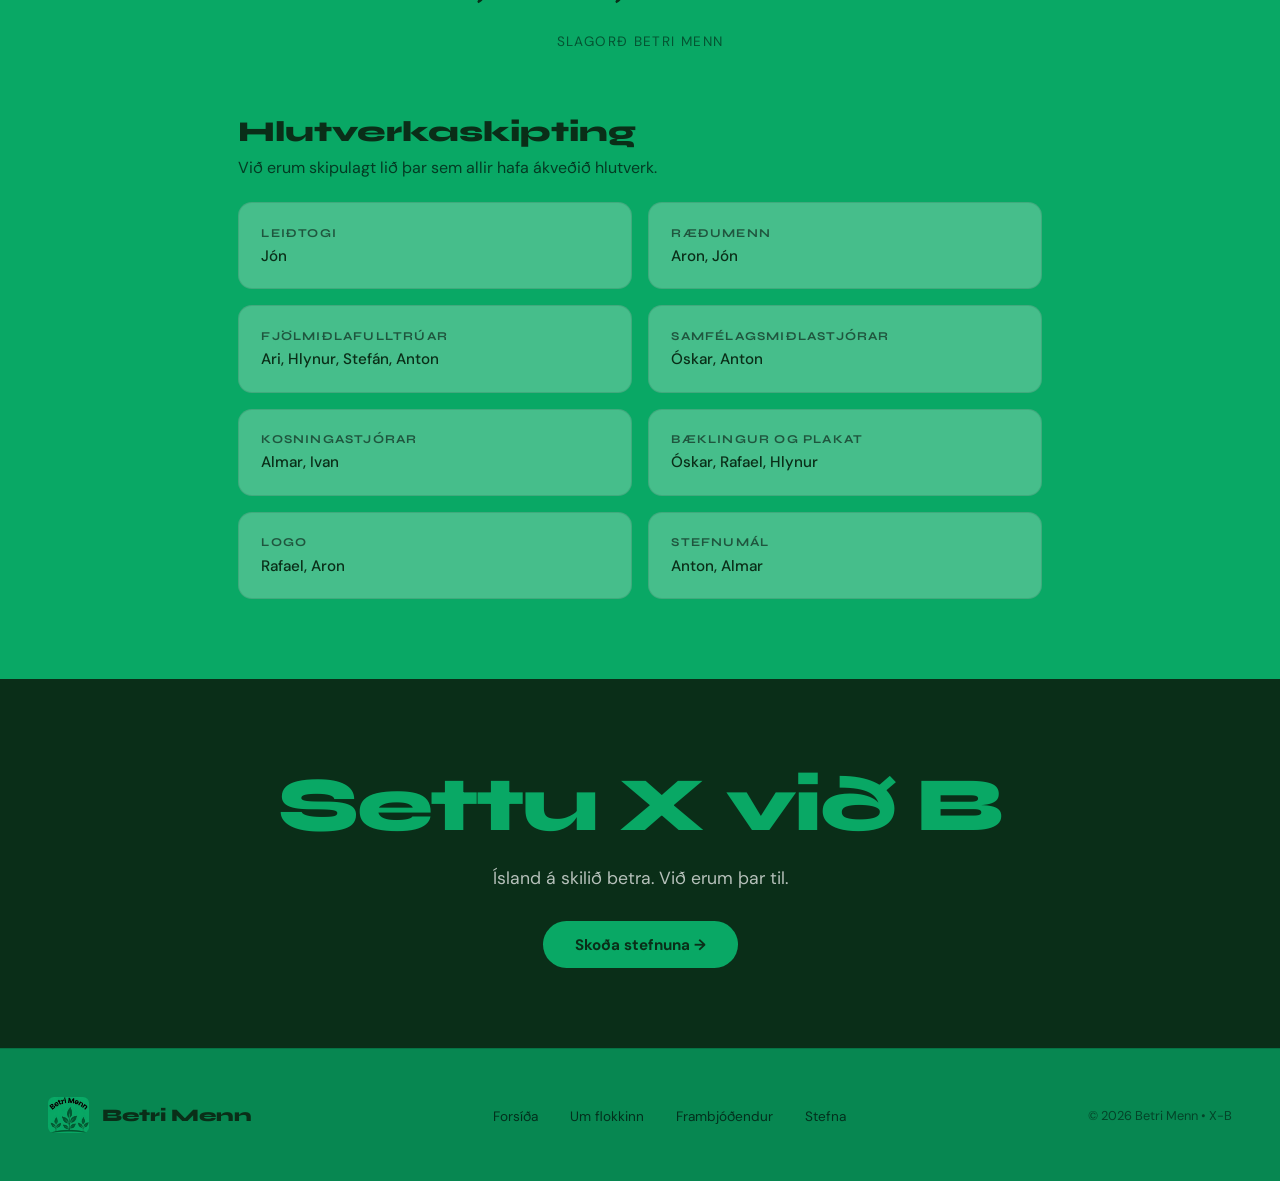
<file: um-flokkinn.html>
<!DOCTYPE html>
<html lang="is">
<head>
  <meta charset="UTF-8">
  <meta name="viewport" content="width=device-width, initial-scale=1.0">
  <title>Um flokkinn — Betri Menn</title>
  <link rel="stylesheet" href="shared.css">
  <style>
    .content-section { max-width: 900px; margin: 0 auto; padding: 0 3rem 5rem; }

    .speech-block {
      background: rgba(255,255,255,0.25);
      border-left: 3px solid #0a2e18;
      border-radius: 0 16px 16px 0;
      padding: 2rem;
      margin-bottom: 1.5rem;
      font-size: 1.05rem;
      line-height: 1.8;
      color: rgba(0,0,0,0.85);
    }
    .speech-block strong { color: #0a2e18; font-weight: 700; }

    .quote-block {
      text-align: center;
      padding: 4rem 2rem;
    }
    .quote-block blockquote {
      font-family: 'Syne', sans-serif;
      font-weight: 700;
      font-size: clamp(1.8rem, 4vw, 3rem);
      line-height: 1.2;
      letter-spacing: -0.02em;
      color: #0a2e18;
    }
    .quote-block blockquote span { color: #ffffff; }
    .quote-block cite {
      display: block; margin-top: 1.5rem;
      font-size: 0.85rem; color: rgba(0,0,0,0.5);
      font-style: normal; letter-spacing: 0.1em; text-transform: uppercase;
    }

    .roles-heading {
      font-family: 'Syne', sans-serif;
      font-weight: 800; font-size: 1.8rem;
      color: #0a2e18; margin-bottom: 0.5rem;
    }

    .team-roles {
      display: grid;
      grid-template-columns: repeat(2, 1fr);
      gap: 1rem;
      margin-top: 1.5rem;
    }

    .role-card {
      background: rgba(255,255,255,0.25);
      border: 1px solid rgba(0,0,0,0.1);
      border-radius: 14px;
      padding: 1.4rem;
    }
    .role-title {
      font-family: 'Syne', sans-serif; font-weight: 700;
      font-size: 0.75rem; color: rgba(0,0,0,0.55);
      letter-spacing: 0.1em; text-transform: uppercase;
      margin-bottom: 0.4rem;
    }
    .role-names { color: #0a2e18; font-size: 0.95rem; font-weight: 500; }

    @media (max-width: 768px) {
      .content-section { padding-left: 1.5rem; padding-right: 1.5rem; }
      .team-roles { grid-template-columns: 1fr; }
    }
  </style>
</head>
<body>

  <nav>
    <a href="index.html" class="nav-logo">
      <img src="logo.png" alt="Betri Menn">
      <span>Betri Menn</span>
    </a>
    <ul class="nav-links">
      <li><a href="index.html">Forsíða</a></li>
      <li><a href="um-flokkinn.html" class="active">Um flokkinn</a></li>
      <li><a href="frambjodendur.html">Frambjóðendur</a></li>
      <li><a href="stefna.html">Stefna</a></li>
      <li><a href="stefna.html" class="nav-cta">Settu X við B</a></li>
    </ul>
  </nav>

  <div class="page-hero">
    <p class="section-label">Um flokkinn</p>
    <h1>Við erum <span style="color:#ffffff">Betri Menn</span></h1>
    <p>Við höfum stofnað þennan flokk vegna þess að við trúum því að Ísland geti orðið betra.</p>
  </div>

  <div class="content-section">

    <div class="speech-block">
      <p>Við erum glænýr flokkur sem fer að nafninu <strong>Betri menn</strong> og við trúum því að okkar land og okkar samfélag geti orðið betra. Þess vegna stofnuðum við þennan flokk.</p>
    </div>

    <div class="speech-block">
      <p>Hverjum hér inni finnst íslensk náttúra falleg? Okkur finnst mjög mikilvægt að vernda náttúruna og halda Íslandi hreinu og fallegu. Við viljum <strong>hraðar loftslagsaðgerðir</strong> sem minnka mengun, meiri endurnýtingu og mun minni matarsóun. Ef við byrjum ekki að hugsa um jörðina núna verður framtíðin bara verri fyrir börn okkar og komandi kynslóðir.</p>
    </div>

    <div class="speech-block">
      <p>Ungt fólk á Íslandi á erfitt með að komast í eigið húsnæði. <strong>Fjárfestar kaupa upp fasteignir</strong> og verð hefur hækkað gríðarlega. Við viljum ódýrara húsnæði svo næstu kynslóðir geti byggt sér framtíð hér á landi.</p>
    </div>

    <div class="speech-block">
      <p>Betri menn vilja <strong>jafnrétti</strong> án þess að eyða náttúrulegum mun. Jöfn laun fyrir jafna vinnu, betri möguleikar fyrir bæði kynin og foreldrar fá að ráða hvernig þeir skipta fæðingarorlofi.</p>
    </div>

    <div class="speech-block">
      <p>Við trúum á <strong>landamærastefnu með vitsmunum</strong>. Við viljum velkomna þá sem leggja sitt að mörkum og borga skatta. En við getum ekki bara hleypt öllum inn án stjórnkerfis. Ísland er lítið land og við verðum að passa á kerfin okkar.</p>
    </div>

    <div class="speech-block">
      <p><strong>Við erum Betri menn fyrir betra Ísland.</strong></p>
    </div>

    <div class="quote-block">
      <blockquote>"Góðir, betri, <span>bestu menn"</span></blockquote>
      <cite>Slagorð Betri Menn</cite>
    </div>

    <p class="roles-heading">Hlutverkaskipting</p>
    <p style="color:rgba(0,0,0,0.65); margin-bottom:0">Við erum skipulagt lið þar sem allir hafa ákveðið hlutverk.</p>

    <div class="team-roles">
      <div class="role-card"><div class="role-title">Leiðtogi</div><div class="role-names">Jón</div></div>
      <div class="role-card"><div class="role-title">Ræðumenn</div><div class="role-names">Aron, Jón</div></div>
      <div class="role-card"><div class="role-title">Fjölmiðlafulltrúar</div><div class="role-names">Ari, Hlynur, Stefán, Anton</div></div>
      <div class="role-card"><div class="role-title">Samfélagsmiðlastjórar</div><div class="role-names">Óskar, Anton</div></div>
      <div class="role-card"><div class="role-title">Kosningastjórar</div><div class="role-names">Almar, Ivan</div></div>
      <div class="role-card"><div class="role-title">Bæklingur og plakat</div><div class="role-names">Óskar, Rafael, Hlynur</div></div>
      <div class="role-card"><div class="role-title">Logo</div><div class="role-names">Rafael, Aron</div></div>
      <div class="role-card"><div class="role-title">Stefnumál</div><div class="role-names">Anton, Almar</div></div>
    </div>

  </div>

  <div class="dark-banner">
    <h2>Settu X við B</h2>
    <p>Ísland á skilið betra. Við erum þar til.</p>
    <a href="stefna.html" class="btn-light" style="margin-top:2rem">Skoða stefnuna →</a>
  </div>

  <footer>
    <div class="footer-logo">
      <img src="logo.png" alt="Betri Menn">
      <span>Betri Menn</span>
    </div>
    <ul class="footer-links">
      <li><a href="index.html">Forsíða</a></li>
      <li><a href="um-flokkinn.html">Um flokkinn</a></li>
      <li><a href="frambjodendur.html">Frambjóðendur</a></li>
      <li><a href="stefna.html">Stefna</a></li>
    </ul>
    <p class="footer-copy">© 2026 Betri Menn &bull; X-B</p>
  </footer>

</body>
</html>
</file>
<file: shared.css>
/* ============================================
   Betri Menn — Shared Styles
   ============================================ */

@import url('https://fonts.googleapis.com/css2?family=Syne:wght@400;600;700;800&family=DM+Sans:ital,wght@0,300;0,400;0,500;1,300&display=swap');

:root {
  --green: #09a865;
  --green-dark: #077a47;
  --dark: #0a2e18;
  --text: #0a2e18;
  --text-muted: rgba(0, 0, 0, 0.65);
}

* { margin: 0; padding: 0; box-sizing: border-box; }
html { scroll-behavior: smooth; }

body {
  font-family: 'DM Sans', sans-serif;
  background: #09a865;
  color: #0a2e18;
  overflow-x: hidden;
}

/* ---- NAV ---- */
nav {
  position: fixed;
  top: 0; left: 0; right: 0;
  z-index: 100;
  display: flex;
  align-items: center;
  justify-content: space-between;
  padding: 1.2rem 3rem;
  background: rgba(9, 168, 101, 0.96);
  backdrop-filter: blur(12px);
  border-bottom: 1px solid rgba(0, 0, 0, 0.12);
}

.nav-logo {
  display: flex;
  align-items: center;
  gap: 0.8rem;
  text-decoration: none;
}

.nav-logo img {
  height: 42px;
  width: 42px;
  object-fit: contain;
  border-radius: 8px;
}

.nav-logo span {
  font-family: 'Syne', sans-serif;
  font-weight: 800;
  font-size: 1.3rem;
  color: #0a2e18;
}

.nav-links {
  display: flex;
  gap: 2.5rem;
  list-style: none;
}

.nav-links a {
  color: rgba(0, 0, 0, 0.8);
  text-decoration: none;
  font-size: 0.9rem;
  font-weight: 500;
  letter-spacing: 0.04em;
  text-transform: uppercase;
  transition: color 0.2s;
}

.nav-links a:hover,
.nav-links a.active { color: #0a2e18; font-weight: 700; }

.nav-cta {
  background: #0a2e18 !important;
  color: #ffffff !important;
  padding: 0.5rem 1.2rem;
  border-radius: 100px;
  font-weight: 600 !important;
}

.nav-cta:hover { background: #136e35 !important; }

/* ---- BUTTONS ---- */
.btn-primary {
  background: #0a2e18;
  color: #ffffff;
  padding: 0.9rem 2.2rem;
  border-radius: 100px;
  text-decoration: none;
  font-weight: 700;
  font-size: 0.95rem;
  transition: all 0.25s;
  display: inline-block;
}

.btn-primary:hover {
  background: #136e35;
  transform: translateY(-3px);
}

.btn-secondary {
  background: transparent;
  color: #0a2e18;
  padding: 0.9rem 2.2rem;
  border-radius: 100px;
  text-decoration: none;
  font-weight: 600;
  font-size: 0.95rem;
  border: 2px solid #0a2e18;
  transition: all 0.25s;
  display: inline-block;
}

.btn-secondary:hover {
  background: rgba(10, 46, 24, 0.1);
  transform: translateY(-3px);
}

.btn-light {
  display: inline-block;
  background: #09a865;
  color: #0a2e18;
  padding: 0.85rem 2rem;
  border-radius: 100px;
  text-decoration: none;
  font-weight: 700;
  font-size: 0.95rem;
  transition: all 0.25s;
}

.btn-light:hover { background: #0bc47a; transform: translateY(-3px); }

/* ---- LABELS & HEADINGS ---- */
.section-label {
  font-size: 0.75rem;
  font-weight: 700;
  letter-spacing: 0.15em;
  text-transform: uppercase;
  color: rgba(0, 0, 0, 0.6);
  margin-bottom: 1rem;
}

.section-title {
  font-family: 'Syne', sans-serif;
  font-weight: 800;
  font-size: clamp(2rem, 5vw, 3.5rem);
  letter-spacing: -0.03em;
  line-height: 1;
  margin-bottom: 1.5rem;
  color: #0a2e18;
}

/* ---- PAGE HERO ---- */
.page-hero {
  padding: 10rem 3rem 4rem;
  max-width: 900px;
  margin: 0 auto;
  text-align: center;
}

.page-hero h1 {
  font-family: 'Syne', sans-serif;
  font-weight: 800;
  font-size: clamp(3rem, 8vw, 6rem);
  letter-spacing: -0.04em;
  line-height: 0.95;
  margin-bottom: 1.5rem;
  color: #0a2e18;
}

.page-hero p {
  color: rgba(0, 0, 0, 0.7);
  font-size: 1.1rem;
  line-height: 1.7;
}

/* ---- DARK BANNER ---- */
.dark-banner {
  background: #0a2e18;
  padding: 5rem 3rem;
  text-align: center;
}

.dark-banner h2 {
  font-family: 'Syne', sans-serif;
  font-weight: 800;
  font-size: clamp(2rem, 6vw, 5rem);
  color: #09a865;
  letter-spacing: -0.03em;
}

.dark-banner p {
  color: rgba(255, 255, 255, 0.7);
  margin-top: 1rem;
  font-size: 1.1rem;
}

/* ---- FOOTER ---- */
footer {
  background: rgba(0, 0, 0, 0.2);
  border-top: 1px solid rgba(0, 0, 0, 0.15);
  padding: 3rem;
  display: flex;
  align-items: center;
  justify-content: space-between;
  flex-wrap: wrap;
  gap: 1.5rem;
}

.footer-logo {
  display: flex;
  align-items: center;
  gap: 0.8rem;
}

.footer-logo img {
  height: 36px;
  border-radius: 6px;
}

.footer-logo span {
  font-family: 'Syne', sans-serif;
  font-weight: 800;
  font-size: 1.1rem;
  color: #0a2e18;
}

.footer-links {
  display: flex;
  gap: 2rem;
  list-style: none;
}

.footer-links a {
  color: rgba(0, 0, 0, 0.65);
  text-decoration: none;
  font-size: 0.85rem;
}

.footer-links a:hover { color: #0a2e18; }

.footer-copy {
  font-size: 0.8rem;
  color: rgba(0, 0, 0, 0.5);
}

/* ---- RESPONSIVE ---- */
@media (max-width: 768px) {
  nav { padding: 1rem 1.5rem; }
  .nav-links { display: none; }
  .page-hero { padding-left: 1.5rem; padding-right: 1.5rem; }
  footer { flex-direction: column; text-align: center; }
  .footer-links { flex-wrap: wrap; justify-content: center; }
}
</file>
